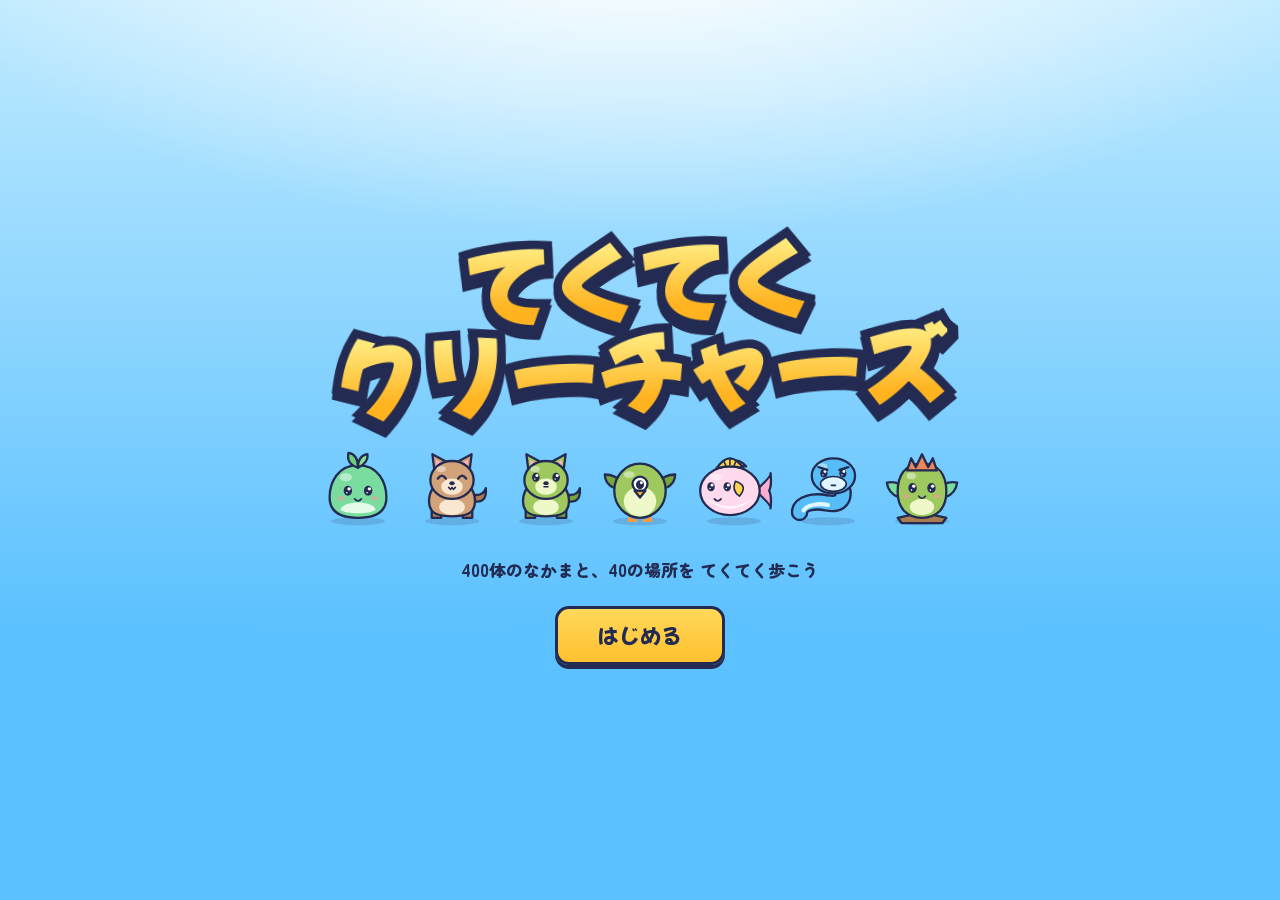
<file: index.html>
<!doctype html>
<html lang="ja">
<head>
<meta charset="utf-8">
<meta name="viewport" content="width=device-width,initial-scale=1">
<title>てくてくクリーチャーズ</title>
<meta name="description" content="250体のクリーチャーと、20の場所をてくてく歩くオートパレードRPG">
<link rel="preconnect" href="https://fonts.googleapis.com">
<link rel="preconnect" href="https://fonts.gstatic.com" crossorigin>
<link rel="stylesheet" href="https://fonts.googleapis.com/css2?family=Mochiy+Pop+One&family=Zen+Maru+Gothic:wght@500;700;900&display=swap">
<link rel="stylesheet" href="css/style.css">
</head>
<body>
<div id="app"></div>
<div id="modal" class="modal" hidden></div>
<div id="toast" class="toast" role="status" aria-live="polite"></div>
<script src="js/data-rules.js"></script>
<script src="js/data-creatures.js"></script>
<script src="js/balance-tuned.js"></script>
<script src="js/engine.js"></script>
<script src="js/art.js"></script>
<script src="js/ui.js"></script>
</body>
</html>
</file>
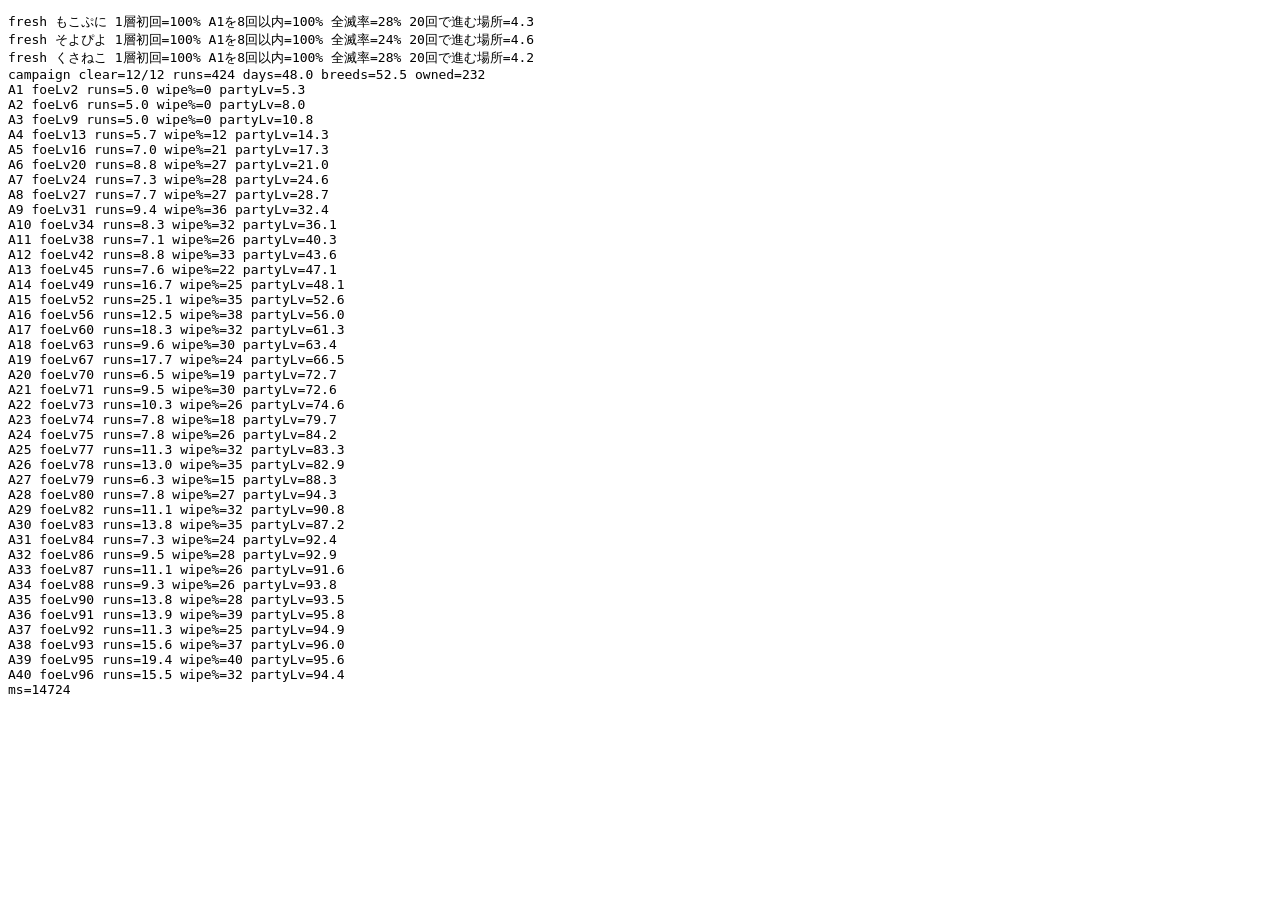
<file: tools/balance.html>
<!doctype html>
<meta charset="utf-8">
<title>balance</title>
<pre id="out"></pre>
<script src="../js/data-rules.js"></script>
<script src="../js/data-creatures.js"></script>
<script src="../js/balance-tuned.js"></script>
<script src="../js/engine.js"></script>
<script>
// 自己評価ループ: 同じ強さ帯で勝率を測り、外れたものの補正値を動かして再評価する
var LOW = 0.4, HIGH = 0.6, MAX_PASS = 24, MATCHES = 700, out = [];
function tierIds(t) { return TK.SPECIES.filter(function (s) { return s.tier === t; }).map(function (s) { return s.id; }); }
function pick4(ids, r) {
  var a = ids.slice(), o = [];
  for (var i = 0; i < 4; i++) o.push(a.splice(Math.floor(r() * a.length), 1)[0]);
  return o;
}
function league(ids, lv, seed, matches) {
  var r = TK.rng(seed), win = {}, n = {};
  ids.forEach(function (i) { win[i] = 0; n[i] = 0; });
  for (var m = 0; m < matches; m++) {
    var a = pick4(ids, r), b = pick4(ids, r);
    var res = TK.simulate(a.map(function (i) { return TK.makeFoe(i, lv, 1); }), b.map(function (i) { return TK.makeFoe(i, lv, 1); }),
      { seed: seed + m, tacticA: 'balance', tacticB: 'balance' });
    a.forEach(function (i) { n[i]++; if (res.winner === 0) win[i]++; });
    b.forEach(function (i) { n[i]++; if (res.winner === 1) win[i]++; });
  }
  var wr = {};
  ids.forEach(function (i) { wr[i] = n[i] ? win[i] / n[i] : 0.5; });
  return wr;
}
function tune() {
  for (var i = 0; i < TK.SPECIES.length; i++) TK.PW[i] = TK.PW[i] || 1;
  var log = [];
  for (var t = 1; t <= 10; t++) {
    var ids = tierIds(t), pass, outl = 0, spread = 0;
    for (pass = 1; pass <= MAX_PASS; pass++) {
      var wr = league(ids, [50, 30, 80][pass % 3], pass * 977 + t, ids.length * 30), vals = ids.map(function (i) { return wr[i]; });
      outl = vals.filter(function (v) { return v < LOW || v > HIGH; }).length;
      spread = Math.max.apply(null, vals) - Math.min.apply(null, vals);
      if (outl === 0) break;
      ids.forEach(function (i) {
        TK.PW[i] = Math.min(1.45, Math.max(0.7, TK.PW[i] * (1 + 0.28 * (0.5 - wr[i]))));
      });
    }
    log.push('tier' + t + ': pass=' + pass + ' outliers=' + outl + ' spread=' + spread.toFixed(3));
  }
  return log;
}
function verify() {
  var lines = [];
  [1, 2, 3, 4, 5, 6, 7, 8, 9, 10].forEach(function (t) {
    var ids = tierIds(t);
    [30, 50, 80].forEach(function (lv) {
      var wr = league(ids, lv, 555 + lv * t, ids.length * 60), v = ids.map(function (i) { return wr[i]; }).sort();
      var worst = ids.slice().sort(function (a, b) { return wr[a] - wr[b]; });
      lines.push('verify tier' + t + ' lv' + lv + ' min=' + v[0].toFixed(2) + '(' + TK.SPECIES[worst[0]].name + ') max=' + v[v.length - 1].toFixed(2) + '(' + TK.SPECIES[worst[worst.length - 1]].name + ')');
    });
  });
  return lines;
}
// 各個体に 同じ帯で上位の能力と下位の能力、耐性の強み弱みがあるか
function identity() {
  var bad = [], sig = {}, dupe = 0;
  TK.SPECIES.forEach(function (s) {
    var ids = tierIds(s.tier), hasHi = false, hasLo = false;
    TK.STATS.forEach(function (st) {
      var vals = ids.map(function (i) { return TK.SPECIES[i].shape[st]; }).sort(function (a, b) { return a - b; });
      if (s.shape[st] >= vals[Math.floor(vals.length * 0.7)]) hasHi = true;
      if (s.shape[st] <= vals[Math.floor(vals.length * 0.3)]) hasLo = true;
    });
    if (!hasHi || !hasLo) bad.push(s.name);
    var key = s.tier + s.skillEls.join('') + s.role + s.trait;
    if (sig[key]) { dupe++; bad.push('[同型]' + s.name); }
    sig[key] = 1;
  });
  return ['identity: 強み弱みなし=' + bad.length + ' ' + bad.join(','), 'identity: 同じ帯で わざ属性+役割+とくせい が同じ組=' + dupe];
}
// 高レベルの3体に、育成中の子を1体まぜて歩く
function bestParty(s) {
  // 上限に余裕があるものを優先する
  var score = function (m) { return m.lv + (m.lv >= 40 && m.lv < TK.levelCap(m) ? 25 : 0); };
  var byLv = s.ranch.slice().sort(function (a, b) { return score(b) - score(a); }), seen = {}, team = [];
  byLv.forEach(function (m) { if (team.length < 4 && !seen[m.sp]) { seen[m.sp] = 1; team.push(m.uid); } });
  var kid = trainee(s);
  if (kid && team.indexOf(kid.uid) < 0) { if (team.length >= 4) team.pop(); team.push(kid.uid); }
  s.party = team;
}
function trainee(s) {
  return s.ranch.filter(function (m) { return m.breed > 0 && m.lv < 45; }).sort(function (a, b) { return b.lv - a.lv; })[0];
}
function gearUp(s) {
  var free = TK.bagList(s).sort(function (a, b) { return TK.QUALITY[b.it.q].mult * (b.it.lv + 3) - TK.QUALITY[a.it.q].mult * (a.it.lv + 3); });
  TK.partyInsts(s).forEach(function (m) {
    Object.keys(m.eq).forEach(function (slot) {
      var cur = m.eq[slot] != null ? s.items[m.eq[slot]] : null;
      var cand = free.filter(function (x) { return !x.by && x.it.slot === slot; })[0];
      if (cand && (!cur || cand.it.lv * TK.QUALITY[cand.it.q].mult > cur.lv * TK.QUALITY[cur.q].mult)) { m.eq[slot] = cand.it.id; cand.by = m.uid; }
    });
  });
}
// 敵がレベル上限に近づいたら配合する。子が育つまで次はしない
function autoBreed(s, r, area) {
  if (TK.AREAS[area].lv < 40 || trainee(s)) return 0;
  // 育てる枠が4体そろっていれば 新しい子は作らない
  if (s.ranch.filter(function (m) { return m.breed > 0 && m.lv < TK.levelCap(m); }).length >= 4) return 0;
  var cands = s.ranch.filter(function (m) { return m.lv >= TK.levelCap(m); }).sort(function (a, b) { return b.breed - a.breed || b.lv - a.lv; });
  if (cands.length < 2) return 0;
  var base = cands[0];
  var other = cands.filter(function (c) { return c.sp !== base.sp && s.party.indexOf(c.uid) < 0; })[0] || cands.filter(function (c) { return c.sp !== base.sp; })[0];
  if (!other) return 0;
  // 受けつげる中で いちばん威力の高い攻撃を選ぶ
  var heir = TK.inheritable(base, other).filter(function (id) { return TK.SKILLS[id].pow && TK.SKILLS[id].kind !== 'heal'; }).sort(function (x, y) { return TK.SKILLS[y].pow - TK.SKILLS[x].pow; })[0];
  return TK.breed(s, base.uid, other.uid, r, heir) ? 1 : 0;
}
function playthrough(seed) {
  var t0 = 1.7e12, H = 3600e3, now = t0, r = TK.rng(seed), s = TK.newState(Math.floor(r() * 3), now, seed), area = 0, wipeStreak = 0, breeds = 0;
  var stats = TK.AREAS.map(function () { return { runs: 0, wipes: 0, lv: 0, front: 0, frontWipes: 0 }; }), runs = 0;
  while (area < TK.AREAS.length && runs < 2500) {
    TK.tickStamina(s.stamina, now);
    if (s.stamina.n < 1) { now += 4 * H; continue; }
    bestParty(s); gearUp(s);
    breeds += autoBreed(s, r, area);
    bestParty(s);
    var buy = Math.min(8 - s.cookies, Math.floor(s.coins / TK.PRICE.cookie));
    if (buy > 0) { s.coins -= buy * TK.PRICE.cookie; s.cookies += buy; }
    // 適正レベル未満なら 前の場所で育ててから挑む
    var top = TK.partyInsts(s).slice().sort(function (a, b) { return b.lv - a.lv; }).slice(0, 3);
    var avgLv = top.reduce(function (a, m) { return a + m.lv; }, 0) / Math.max(1, top.length);
    var floor = TK.floorsDone(s, area), ready = avgLv >= TK.floorLv(area, floor) - 2 && wipeStreak < 2;
    var target = area, tf = floor;
    if (!ready) {
      if (floor > 0) tf = floor - 1;
      else if (area > 0) { target = area - 1; tf = TK.FLOORS - 2; }
    }
    var frontier = target === area && tf === floor;
    var run = TK.startRun(s, target, now, tf);
    if (!run) { now += 4 * H; continue; }
    runs++;
    stats[target].runs++;
    if (frontier) stats[area].front++;
    while (!run.over && run.step < run.total) TK.nextStep(s, run, now);
    if (run.wiped) { stats[target].wipes++; if (frontier) { wipeStreak++; stats[area].frontWipes++; } }
    else if (!frontier) wipeStreak = Math.max(0, wipeStreak - 1);
    if (run.floorCleared && frontier) wipeStreak = 0;
    if (run.cleared && target === area && floor === TK.FLOORS - 1) {
      stats[area].lv = TK.partyInsts(s).reduce(function (a, m) { return a + m.lv; }, 0) / s.party.length;
      area++; wipeStreak = 0;
    }
    now += (runs % 3 === 0 ? 4 * H : 0);
  }
  return { area: area, runs: runs, days: (now - t0) / (24 * H), breeds: breeds, stats: stats, owned: Object.keys(s.owned).length };
}
// ボットの進行を見て、詰まる場所は敵を弱く、素通りする場所は敵を強くする
function smooth() {
  TK.AREA_ADJ = TK.AREA_ADJ || [];
  for (var a = 0; a < TK.AREAS.length; a++) TK.AREA_ADJ[a] = TK.AREA_ADJ[a] || 1;
  for (var pass = 0; pass < 14; pass++) {
    var res = [];
    for (var i = 0; i < 8; i++) res.push(playthrough(3000 + pass * 50 + i));
    TK.AREAS.forEach(function (x, k) {
      if (k < 4) return;
      var runs = res.reduce(function (t, r) { return t + r.stats[k].front; }, 0), wipes = res.reduce(function (t, r) { return t + r.stats[k].frontWipes; }, 0);
      var rate = wipes / Math.max(1, runs);
      if (rate > 0.33) TK.AREA_ADJ[k] = Math.max(0.6, TK.AREA_ADJ[k] * 0.97);
      else if (rate < 0.15) TK.AREA_ADJ[k] = Math.min(1.25, TK.AREA_ADJ[k] * 1.02);
    });
  }
}
// 買い物も編成変更もしない 新規プレイヤー。最初の20回で何か所進めるかを測る
function fresh() {
  var lines = [], N = 300;
  [0, 1, 2].forEach(function (st) {
    var first = 0, in3 = 0, wipes = 0, runsAll = 0, areas = 0;
    for (var i = 0; i < N; i++) {
      var s = TK.newState(st, 1.7e12, 7000 + i * 13 + st), area = 0, tries = 0;
      while (s.stamina.n > 0 && area < TK.AREAS.length) {
        var fl = TK.floorsDone(s, area), run = TK.startRun(s, area, 1.7e12 + runsAll * 1000, fl);
        runsAll++;
        while (!run.over && run.step < run.total) TK.nextStep(s, run, 1.7e12);
        if (run.wiped) wipes++;
        if (area === 0) {
          tries++;
          if (tries === 1 && run.floorCleared) first++;
          if (run.cleared && tries <= 8) in3++;
        }
        if (run.cleared) area++;
      }
      areas += area;
    }
    lines.push('fresh ' + TK.SPECIES[st].name + ' 1層初回=' + (100 * first / N).toFixed(0) + '% A1を8回以内=' + (100 * in3 / N).toFixed(0) + '% 全滅率=' + (100 * wipes / runsAll).toFixed(0) + '% 20回で進む場所=' + (areas / N).toFixed(1));
  });
  return lines;
}
function campaign() {
  var N = 12, res = [], lines = [];
  for (var i = 0; i < N; i++) res.push(playthrough(1000 + i));
  var avg = function (f) { return res.reduce(function (a, x) { return a + f(x); }, 0) / N; };
  lines.push('campaign clear=' + res.filter(function (x) { return x.area === TK.AREAS.length; }).length + '/' + N + ' runs=' + avg(function (x) { return x.runs; }).toFixed(0) +
    ' days=' + avg(function (x) { return x.days; }).toFixed(1) + ' breeds=' + avg(function (x) { return x.breeds; }).toFixed(1) + ' owned=' + avg(function (x) { return x.owned; }).toFixed(0));
  TK.AREAS.forEach(function (a, i) {
    lines.push(('A' + (i + 1)) + ' foeLv' + a.lv + ' runs=' + avg(function (x) { return x.stats[i].runs; }).toFixed(1) + ' wipe%=' + (100 * avg(function (x) { return x.stats[i].wipes; }) / Math.max(0.01, avg(function (x) { return x.stats[i].runs; }))).toFixed(0) +
      ' partyLv=' + avg(function (x) { return x.stats[i].lv; }).toFixed(1));
  });
  return lines;
}
var q = location.search;
var t = Date.now();
if (q.indexOf('tune') >= 0) { out = out.concat(tune()).concat(verify()).concat(identity()); smooth(); }
out = out.concat(fresh()).concat(campaign());
out.push('ms=' + (Date.now() - t));
if (q.indexOf('tune') >= 0) {
  out.push('ADJ=' + JSON.stringify(TK.AREA_ADJ.map(function (v) { return Math.round(v * 1000) / 1000; })));
  out.push('PW=' + JSON.stringify(TK.PW.map(function (v) { return Math.round(v * 1000) / 1000; })));
}
document.getElementById('out').textContent = out.join('\n');
</script>
</file>
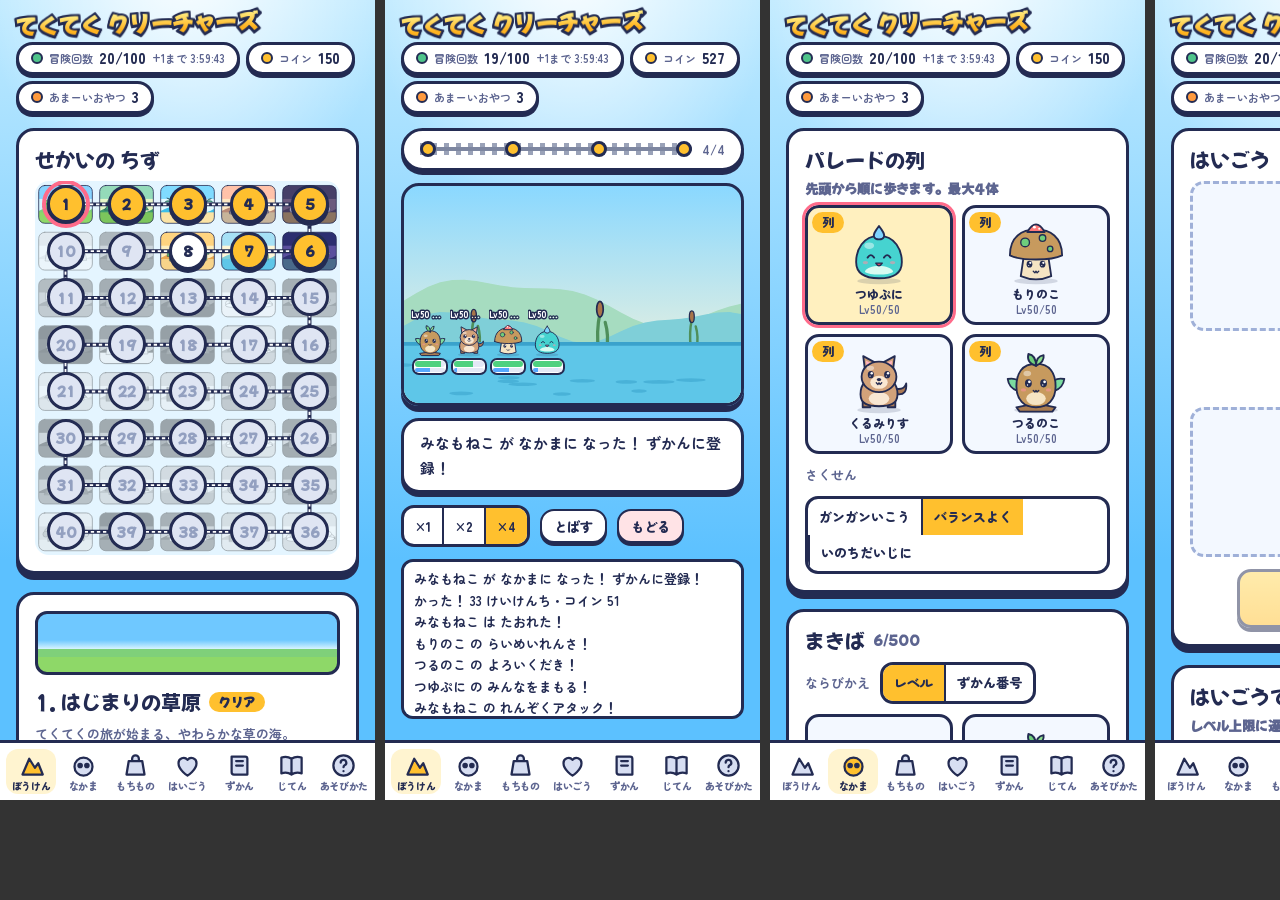
<file: tools/narrow.html>
<!doctype html>
<meta charset="utf-8">
<title>narrow</title>
<style>body{margin:0;display:flex;gap:10px;background:#333}iframe{border:0;flex:none}</style>
<pre id="out" hidden></pre>
<script>
// 375px幅で各画面を開き、横にはみ出す要素がないか測る
var shots = ['map', 'stage', 'mon', 'mix', 'dex', 'dict', 'bag', 'help', 'dexm'], lines = [], left = shots.length;
var only = (location.search.match(/only=(\w+)/) || [])[1];
(only ? [only] : shots).forEach(function (s) {
  var f = document.createElement('iframe');
  f.width = 375; f.height = 800; f.src = 'shot.html?shot=' + s;
  f.onload = function () {
    setTimeout(function () {
      var d = f.contentDocument, w = d.documentElement;
      var clipped = Array.from(d.querySelectorAll('.res small, .res b')).filter(function (e) { return e.scrollWidth > e.parentNode.clientWidth; }).length;
      var wide = Array.from(d.querySelectorAll('#app *')).filter(function (e) {
        var r = e.getBoundingClientRect();
        return r.width > 0 && r.right > 376 && !e.closest('.tblw') && !e.closest('.stage') && !e.closest('svg');
      }).slice(0, 3).map(function (e) { return e.tagName + '.' + e.className; });
      lines.push((w.scrollWidth <= 375 && !clipped ? 'PASS ' : 'FAIL ') + s + ' scrollWidth=' + w.scrollWidth + ' resistOverflow=' + clipped + ' ' + wide.join(' ') + ' ' + d.getElementById('errs').textContent);
      if (--left === 0 || only) document.getElementById('out').textContent = lines.join('\n');
    }, 1500);
  };
  document.body.appendChild(f);
});
</script>
</file>
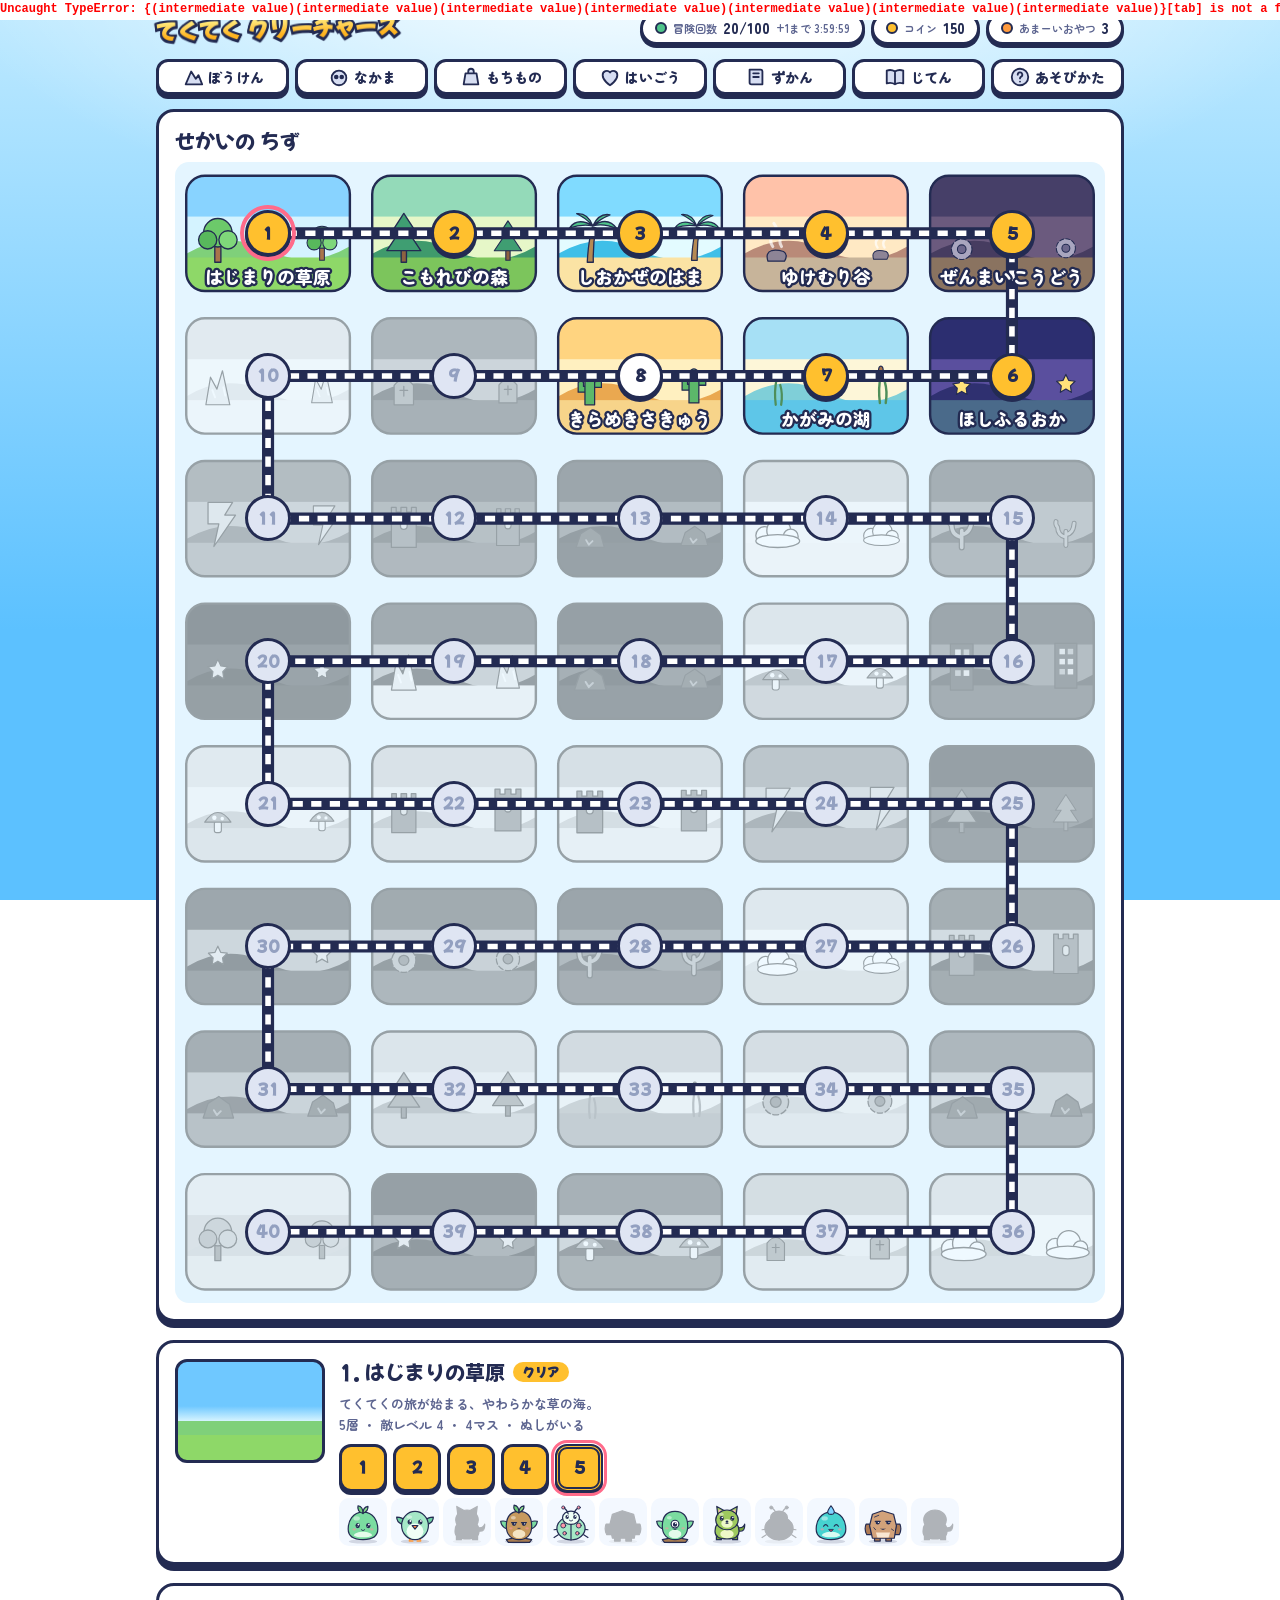
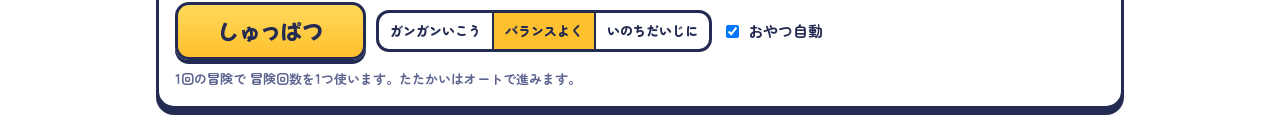
<file: tools/shot.html>
<!doctype html>
<html lang="ja">
<head>
<meta charset="utf-8">
<meta name="viewport" content="width=device-width,initial-scale=1">
<title>shot</title>
<link rel="stylesheet" href="https://fonts.googleapis.com/css2?family=Mochiy+Pop+One&family=Zen+Maru+Gothic:wght@500;700;900&display=swap">
<link rel="stylesheet" href="../css/style.css">
</head>
<body>
<div id="app"></div>
<div id="modal" class="modal" hidden></div>
<div id="toast" class="toast" role="status" aria-live="polite"></div><pre id="out" hidden></pre>
<pre id="errs" style="position:fixed;left:0;top:0;background:#fff;color:red;z-index:99;margin:0;font-size:12px"></pre>
<script>window.onerror = function (m, f, l) { document.getElementById('errs').textContent += m + ' @' + l + '\n'; };
window.onunhandledrejection = function (e) { document.getElementById('errs').textContent += 'rej ' + (e.reason && e.reason.stack) + '\n'; };</script>
<script src="../js/data-rules.js"></script>
<script src="../js/data-creatures.js"></script>
<script src="../js/balance-tuned.js"></script>
<script src="../js/engine.js"></script>
<script src="../js/art.js"></script>
<script src="../js/ui.js"></script>
<script src="smoke.js"></script>
<script>
// 確認用: 途中まで進めたセーブを作って各画面を開く
(function () {
  var shot = (location.search.match(/shot=(\w+)/) || [])[1];
  if (shot === 'title') return;
  var now = Date.now(), r = TK.rng(7), s = TK.newState(1, now, 7);
  for (var i = 0; i < 7; i++) { s.cleared[i] = true; s.floors[i] = TK.FLOORS; }
  [9, 14, 18, 22, 29, 36, 40, 44].forEach(function (id) { TK.addCreature(s, id, 50, r); });
  s.party = s.ranch.slice(2, 6).map(function (m) { return m.uid; });
  TK.SPECIES.forEach(function (x, i) { if (i % 3 !== 2) s.seen[i] = 1; if (i % 3 === 0 && !x.boss) s.owned[i] = 1; });
  s.ranch.forEach(function (m) { m.lv = Math.max(m.lv, 50); });
  for (i = 0; i < 6; i++) TK.makeItem(s, 30, r);
  TK.debug.state = s;
  TK.debug.shell();
  if (shot === 'map') return;
  if (shot === 'smoke') { smoke(s); return; }
  if (shot === 'stage') { s.speed = 4; TK.debug.startRun(6); return; }
  if (shot === 'dexm') { TK.debug.go('dex'); TK.debug.dexEntry(15); return; }
  TK.debug.go({ mon: 'mon', dex: 'dex', dict: 'dict', mix: 'mix', bag: 'bag', help: 'help' }[shot]);
})();
</script>
</body>
</html>
</file>
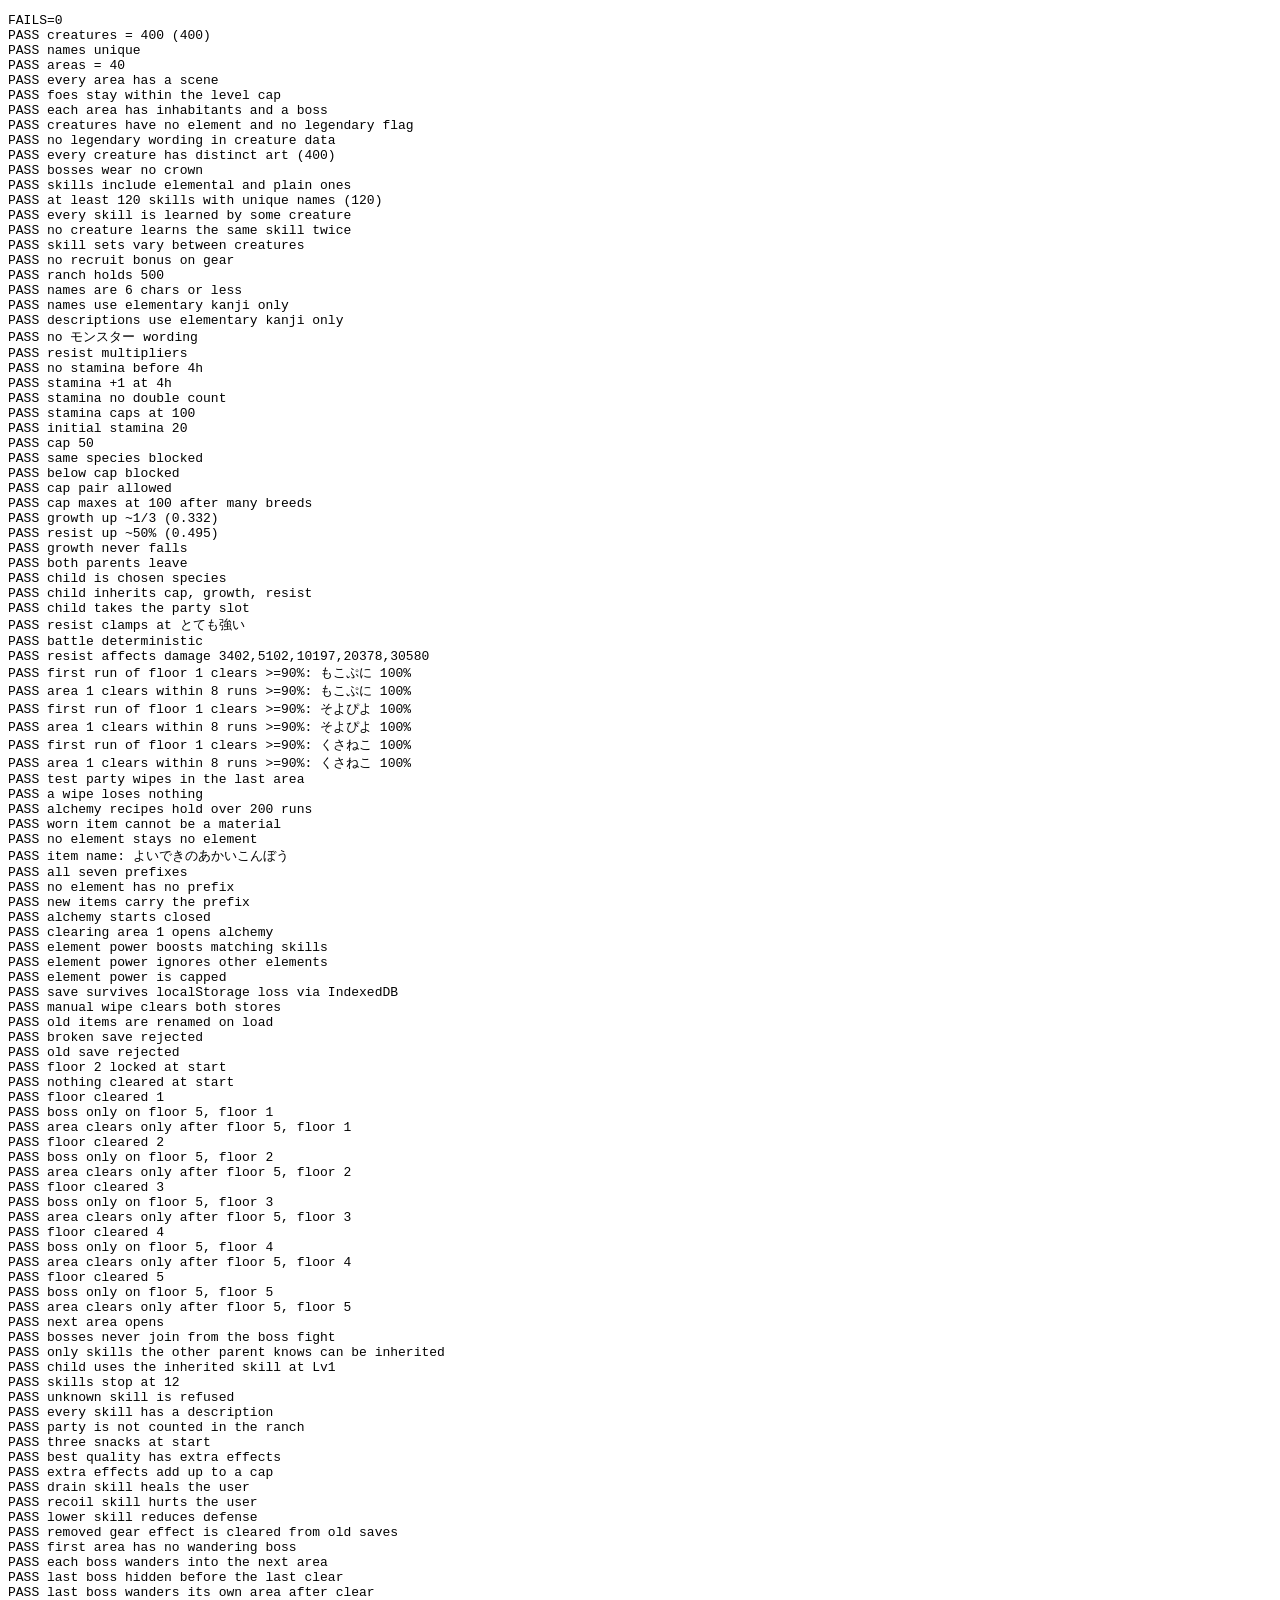
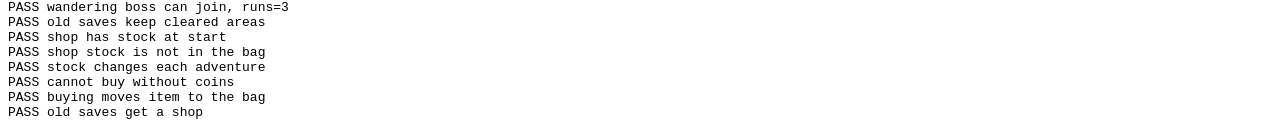
<file: tools/test.html>
<!doctype html>
<meta charset="utf-8">
<title>tests</title>
<pre id="out"></pre>
<script>window.onerror = function (m, f, l) { document.getElementById('out').textContent += 'FAIL script error ' + m + ' @' + l + '\n'; };</script>
<script src="../js/data-rules.js"></script>
<script src="../js/data-creatures.js"></script>
<script src="../js/balance-tuned.js"></script>
<script src="../js/engine.js"></script>
<script src="../js/art.js"></script>
<script>
var lines = [], fails = 0;
function ok(c, msg) { lines.push((c ? 'PASS ' : 'FAIL ') + msg); if (!c) fails++; document.getElementById('out').textContent = 'RUNNING\n' + lines.join('\n'); }
function near(a, b, tol) { return Math.abs(a - b) <= tol; }
function run() {
  ok(TK.SPECIES.length === 400, 'creatures = 400 (' + TK.SPECIES.length + ')');
  ok(new Set(TK.SPECIES.map(function (s) { return s.name; })).size === 400, 'names unique');
  ok(TK.AREAS.length === 40, 'areas = 40');
  ok(TK.AREAS.every(function (a) { return a.bg && TK.sceneLayers(a.bg).sky; }), 'every area has a scene');
  ok(TK.AREAS.every(function (a) { return TK.floorLv(a.id, 4) + 2 <= 100; }), 'foes stay within the level cap');
  ok(TK.AREAS.every(function (a) { return a.regulars.length >= 9 && TK.SPECIES[a.boss].boss; }), 'each area has inhabitants and a boss');
  ok(TK.SPECIES.every(function (s) { return s.el === undefined && s.legend === undefined; }), 'creatures have no element and no legendary flag');
  ok(!/でんせつ|伝説/.test(TK.CREATURE_ROWS + TK.EXTRA_ROWS), 'no legendary wording in creature data');
  var uniq = new Set(TK.SPECIES.map(function (s) { return TK.creatureSvg(s.id); })).size;
  ok(uniq === 400, 'every creature has distinct art (' + uniq + ')');
  ok(TK.SPECIES.filter(function (s) { return s.boss; }).every(function (s) { return TK.creatureSvg(s.id).indexOf('#ffd23f" stroke="#232b52" stroke-width="3.4" stroke-linejoin="round" stroke-linecap="round"/><circle') < 0; }), 'bosses wear no crown');
  var kinds = {};
  TK.SPECIES.forEach(function (s) { TK.kitOf(s.id).forEach(function (k) { var id = TK.skillId(s.id, k[1]); if (!TK.SKILLS[id]) ok(false, 'bad skill ' + id); kinds[TK.SKILLS[id].el ? 'el' : 'plain'] = 1; }); });
  ok(kinds.el && kinds.plain, 'skills include elemental and plain ones');
  var skillNames = Object.keys(TK.SKILLS).map(function (id) { return TK.SKILLS[id].name; }), reach = {};
  ok(skillNames.length >= 120 && new Set(skillNames).size === skillNames.length, 'at least 120 skills with unique names (' + skillNames.length + ')');
  TK.SPECIES.forEach(function (s) { TK.kitSkills(s.id).forEach(function (id) { reach[id] = 1; }); });
  var unreach = Object.keys(TK.SKILLS).filter(function (id) { return !reach[id]; });
  ok(!unreach.length, 'every skill is learned by some creature ' + unreach.join(','));
  ok(TK.SPECIES.every(function (s) { var k = TK.kitSkills(s.id); return new Set(k).size === k.length; }), 'no creature learns the same skill twice');
  ok(new Set(TK.SPECIES.map(function (s) { return TK.kitSkills(s.id).join(); })).size >= 200, 'skill sets vary between creatures');
  ok(!TK.ITEM_FX.join, 'no recruit bonus on gear');
  ok(TK.PRICE.ranchMax === 500, 'ranch holds 500');
  var HARD = /[闇違稲噂影鋭宴炎煙猿奥鎧核殻獲滑鎌冠祈輝騎亀蟻詰丘巨峡狐鼓駆掘鯨撃嫌肩賢鍵幻坑攻甲咲傘刺獅蛇珠瞬巡晶触寝尽吹跡掃霜苔鷹誰鍛弾遅挑蝶跳沈蔦帝吐途怒凍塔踏逃騰突猫悩漠爆肌盤疲尾匹姫漂浜浮譜舞噴壁崩泡胞蜂吠魔埋慢眠霧揺溶踊翼雷嵐粒竜龍療鱗鈴廊狼腕巫棘蟲隕]/;
  var longNames = TK.SPECIES.filter(function (s) { return s.name.length > 6; }).map(function (s) { return s.name; });
  ok(!longNames.length, 'names are 6 chars or less ' + longNames.join(','));
  var hardNames = TK.SPECIES.filter(function (s) { return HARD.test(s.name); }).map(function (s) { return s.name; });
  ok(!hardNames.length, 'names use elementary kanji only ' + hardNames.join(','));
  var hardText = TK.SPECIES.filter(function (s) { return HARD.test(s.desc); }).map(function (s) { return s.desc; }).concat(TK.AREAS.filter(function (a) { return HARD.test(a.name + a.desc); }).map(function (a) { return a.name; }));
  ok(!hardText.length, 'descriptions use elementary kanji only ' + hardText.slice(0, 5).join(','));
  ok(!/モンスター/.test(TK.CREATURE_ROWS + TK.AREA_ROWS), 'no モンスター wording');
  TK.SPECIES.forEach(function (s) {
    var bad = !TK.ROLES[s.role] || !TK.TRAITS[s.trait] || TK.ELEMENTS.indexOf(s.theme) < 0 || !s.desc || !s.body;
    if (bad) ok(false, 'bad row ' + s.name);
    var sum = s.res.reduce(function (a, b) { return a + b - 2; }, 0);
    if (sum !== 0 || !s.res.some(function (v) { return v < 2; }) || !s.res.some(function (v) { return v > 2; })) ok(false, 'resist ' + s.name);
  });
  var mults = TK.RES_STEPS.map(function (x) { return x.mult; });
  ok(mults[0] === 1 / 3 && mults[1] === .5 && mults[2] === 1 && mults[3] === 2 && mults[4] === 3, 'resist multipliers');

  var r = TK.rng(5), t0 = 1e12, H = 3600e3;
  var st = { n: 20, t: t0 };
  TK.tickStamina(st, t0 + 3.9 * H); ok(st.n === 20, 'no stamina before 4h');
  TK.tickStamina(st, t0 + 4 * H); ok(st.n === 21, 'stamina +1 at 4h');
  TK.tickStamina(st, t0 + 8 * H + 1); ok(st.n === 22, 'stamina no double count');
  TK.tickStamina(st, t0 + 4000 * H); ok(st.n === 100, 'stamina caps at 100');
  var s = TK.newState(0, t0, 42);
  ok(s.stamina.n === 20, 'initial stamina 20');

  var a = TK.newInst(0, 50, r, 1), b = TK.newInst(1, 50, r, 2), c = TK.newInst(0, 50, r, 3), low = TK.newInst(1, 49, r, 4);
  ok(TK.levelCap(a) === 50, 'cap 50');
  ok(!TK.canBreed(a, c).ok, 'same species blocked');
  ok(!TK.canBreed(a, low).ok, 'below cap blocked');
  ok(TK.canBreed(a, b).ok, 'cap pair allowed');
  var x = TK.newInst(2, 50, r, 5);
  for (var i = 0; i < 8; i++) { x.lv = TK.levelCap(x); TK.applyBreed(x, r); }
  ok(TK.levelCap(x) === 100, 'cap maxes at 100 after many breeds');
  var up = 0, flat = 0, resHit = 0, n = 30000, dropped = 0;
  for (i = 0; i < n; i++) {
    var y = TK.newInst(3, 50, r, 9);
    TK.STATS.forEach(function (k) { y.g[k] = 1; }); y.g.hp = 0; y.g.spd = 2;
    var res = TK.applyBreed(y, r);
    if (y.g.atk === 2) up++; else flat++;
    if (res.resist !== null) resHit++;
    if (y.g.spd !== 2) dropped++;
  }
  ok(near(up / n, 1 / 3, .015), 'growth up ~1/3 (' + (up / n).toFixed(3) + ')');
  ok(near(resHit / n, .5, .015), 'resist up ~50% (' + (resHit / n).toFixed(3) + ')');
  ok(dropped === 0, 'growth never falls');
  var bs = TK.newState(0, t0, 3), p1 = TK.addCreature(bs, 8, 50, r), p2 = TK.addCreature(bs, 9, 50, r);
  bs.party = [p1.uid, p2.uid]; p1.g.atk = 2; p1.resUp[3] = 1;
  var br = TK.breed(bs, p1.uid, p2.uid, r), kid = br.child;
  ok(!TK.findInst(bs, p1.uid) && !TK.findInst(bs, p2.uid), 'both parents leave');
  ok(TK.findInst(bs, kid.uid) && kid.sp === 8 && kid.lv === TK.CHILD_LV, 'child is chosen species');
  ok(TK.levelCap(kid) === 60 && kid.g.atk === 2 && kid.resUp[3] >= 1, 'child inherits cap, growth, resist');
  ok(bs.party.length === 1 && bs.party[0] === kid.uid, 'child takes the party slot');
  var z = TK.newInst(4, 50, r, 9); z.resUp[0] = 9;
  ok(TK.resistSteps(z)[0] === 0, 'resist clamps at とても強い');

  var A = [0, 1, 2, 3].map(function (i) { return TK.makeFoe(i, 30, 1); }), B = [12, 13, 14, 15].map(function (i) { return TK.makeFoe(i, 30, 1); });
  var r1 = TK.simulate(A, B, { seed: 99 }), r2 = TK.simulate(A, B, { seed: 99 });
  ok(JSON.stringify(r1) === JSON.stringify(r2), 'battle deterministic');

  // 耐性倍率が実際にダメージへ効くこと
  var dm = TK.RES_STEPS.map(function (_, step) {
    var atk = TK.makeFoe(0, 30, 1), tgt = TK.makeFoe(1, 30, 1);
    atk.skills = ['fire1']; tgt.hp = 99999; tgt.trait = 'lucky'; atk.trait = 'lucky'; tgt.res = [step, 2, 2, 2, 2, 2, 2];
    var total = 0;
    for (var q = 0; q < 300; q++) {
      TK.simulate([atk], [tgt], { seed: q, maxRounds: 1, tacticA: 'ganga' }).events.forEach(function (e) { if (e.e === 'hit' && e.u === 0 && !e.crit) total += e.d; });
    }
    return total;
  });
  ok(near(dm[2] / dm[0], 3, .25) && near(dm[2] / dm[1], 2, .2) && near(dm[3] / dm[2], 2, .2) && near(dm[4] / dm[2], 3, .25), 'resist affects damage ' + dm.join(','));

  [0, 1, 2].forEach(function (st) {
    var won = 0, whole = 0, N = 300;
    for (var q = 0; q < N; q++) {
      var fs = TK.newState(st, t0, 9000 + q * 7 + st), run1 = TK.startRun(fs, 0, t0);
      while (!run1.over && run1.step < run1.total) TK.nextStep(fs, run1, t0);
      if (run1.floorCleared) won++;
      for (var tries = 1; tries < 8 && !fs.cleared[0]; tries++) {
        var r2 = TK.startRun(fs, 0, t0, TK.floorsDone(fs, 0));
        while (!r2.over && r2.step < r2.total) TK.nextStep(fs, r2, t0);
      }
      if (fs.cleared[0]) whole++;
    }
    ok(won / N >= 0.9, 'first run of floor 1 clears >=90%: ' + TK.SPECIES[st].name + ' ' + (100 * won / N).toFixed(0) + '%');
    ok(whole / N >= 0.9, 'area 1 clears within 8 runs >=90%: ' + TK.SPECIES[st].name + ' ' + (100 * whole / N).toFixed(0) + '%');
  });

  var ws = TK.newState(0, t0, 55), wr = TK.startRun(ws, 19, t0), coinsBefore = ws.coins, ranchBefore = ws.ranch.length, itemsBefore = Object.keys(ws.items).length;
  while (!wr.over && wr.step < wr.total) TK.nextStep(ws, wr, t0);
  ok(wr.wiped, 'test party wipes in the last area');
  ok(ws.coins === coinsBefore + wr.coins && ws.ranch.length >= ranchBefore && Object.keys(ws.items).length >= itemsBefore, 'a wipe loses nothing');

  serverTests().then(done).catch(function (e) { ok(false, 'EXCEPTION ' + e.stack); done(); });
}
async function serverTests() {
  var t = 1.7e12, clock = function () { return t; };
  // れんきん
  var al = TK.newState(0, t, 77), rr = TK.rng(5);
  var put = function (slot, q, el, elv) {
    var base = TK.ITEM_BASE[slot][0], it = TK.makeItem(al, 20, rr, q);
    it.slot = slot; it.el = el; it.elv = elv; it.bonus = {}; it.bonus[base[1]] = 5;
    return it;
  };
  for (var n = 0; n < 200; n++) {
    var x1 = put('weapon', 2, 'fire', 7), x2 = put('weapon', 2, 'fire', 4), made = TK.alchemy(al, x1.id, x2.id, rr);
    if (made.el !== 'fire' || made.elv <= 7 || made.q !== 2 || made.slot !== 'weapon') ok(false, 'alchemy same all');
    if (al.items[x1.id] || al.items[x2.id]) ok(false, 'alchemy consumes materials');
    var y1 = put('armor', 1, 'water', 3), y2 = put('acc', 3, 'dark', 5), mix2 = TK.alchemy(al, y1.id, y2.id, rr);
    if ([1, 3].indexOf(mix2.q) < 0 || ['armor', 'acc'].indexOf(mix2.slot) < 0 || ['water', 'dark'].indexOf(mix2.el) < 0) ok(false, 'alchemy picks from materials');
    if (mix2.bonus[Object.keys(mix2.bonus)[0]] < 1 || !TK.ITEM_BASE[mix2.slot].some(function (b) { return mix2.bonus[b[1]] !== undefined; })) ok(false, 'alchemy stat fits slot');
  }
  ok(true, 'alchemy recipes hold over 200 runs');
  var w1 = put('weapon', 1, 'fire', 5), w2 = put('weapon', 1, 'fire', 5), wm = TK.newInst(0, 30, rr, 500);
  wm.eq.weapon = w1.id; al.ranch.push(wm);
  ok(TK.alchemy(al, w1.id, w2.id, rr) === null && al.items[w2.id], 'worn item cannot be a material');
  var plain1 = put('armor', 1, null, 0), plain2 = put('armor', 1, null, 0), pm = TK.alchemy(al, plain1.id, plain2.id, rr);
  ok(pm.el === null && pm.elv === 0, 'no element stays no element');
  var named = put('weapon', 2, 'fire', 3); named.base = 'こんぼう';
  ok(TK.itemName(named) === 'よいできのあかいこんぼう', 'item name: ' + TK.itemName(named));
  var prefixOk = { fire: 'あかい', water: 'あおい', wind: 'みどりの', earth: 'ちゃいろい', thunder: 'きいろい', light: 'きんの', dark: 'くろい' };
  ok(TK.ELEMENTS.every(function (e) { named.el = e; return TK.itemName(named) === 'よいできの' + prefixOk[e] + 'こんぼう'; }), 'all seven prefixes');
  named.el = null;
  ok(TK.itemName(named) === 'よいできのこんぼう', 'no element has no prefix');
  var ns = TK.newState(0, t, 8), r8 = TK.rng(8), madeEl = null;
  for (var m8 = 0; m8 < 40 && !madeEl; m8++) { var c8 = TK.makeItem(ns, 20, r8); if (c8.el) madeEl = c8; }
  ok(madeEl.name.indexOf(TK.EL_PREFIX[madeEl.el]) >= 0, 'new items carry the prefix');
  var open0 = TK.newState(0, t, 3);
  ok(!TK.alchemyOpen(open0), 'alchemy starts closed');
  open0.cleared[0] = true;
  ok(TK.alchemyOpen(open0), 'clearing area 1 opens alchemy');

  // 属性値がダメージに効く
  var hit = function (elp) {
    var atk = TK.makeFoe(0, 30, 1), tgt = TK.makeFoe(1, 30, 1), total = 0;
    atk.skills = ['fire1']; atk.trait = tgt.trait = 'lucky'; tgt.hp = 99999; tgt.res = [2, 2, 2, 2, 2, 2, 2]; atk.elp = elp;
    for (var q2 = 0; q2 < 200; q2++) TK.simulate([atk], [tgt], { seed: q2, maxRounds: 1, tacticA: 'ganga' }).events.forEach(function (e) { if (e.e === 'hit' && e.u === 0 && !e.crit) total += e.d; });
    return total;
  };
  ok(near(hit({ fire: 50 }) / hit({}), 1.5, .08), 'element power boosts matching skills');
  ok(near(hit({ water: 50 }) / hit({}), 1, .01), 'element power ignores other elements');
  var wm2 = TK.newInst(0, 30, rr, 501), i1 = put('weapon', 1, 'fire', 50), i2 = put('armor', 1, 'fire', 50);
  wm2.eq.weapon = i1.id; wm2.eq.armor = i2.id;
  ok(TK.elPower(wm2, al.items).fire === TK.EL_POWER_MAX, 'element power is capped');

  // 二重保存とクラウド
  var sv = TK.newState(0, t, 5);
  localStorage.removeItem(TK.SAVE_KEY);
  TK.save(sv);
  await new Promise(function (res) { setTimeout(res, 120); });
  localStorage.removeItem(TK.SAVE_KEY);
  var back = await TK.loadBest();
  ok(back && back.seed === 5, 'save survives localStorage loss via IndexedDB');
  TK.save(sv);
  await new Promise(function (res) { setTimeout(res, 120); });
  await TK.wipe();
  ok((await TK.loadBest()) === null, 'manual wipe clears both stores');
  var old = TK.newState(0, t, 6), oldIt = TK.makeItem(old, 20, TK.rng(1)); oldIt.el = 'dark'; oldIt.elv = 3; oldIt.name = oldIt.base;
  localStorage.setItem(TK.SAVE_KEY, JSON.stringify(old));
  ok(TK.load().items[oldIt.id].name.indexOf('くろい') >= 0, 'old items are renamed on load');
  localStorage.removeItem(TK.SAVE_KEY);
  ok(!TK.validSave({ v: 2, ranch: [{ sp: 9999 }], party: [], items: {}, stamina: {} }), 'broken save rejected');
  ok(!TK.validSave({ v: 1 }), 'old save rejected');

  // 層とぬし
  var fl = TK.newState(0, t, 11), flR = TK.rng(3);
  ok(TK.startRun(fl, 0, t, 1) === null, 'floor 2 locked at start');
  ok(TK.floorsDone(fl, 0) === 0 && !fl.cleared[0], 'nothing cleared at start');
  var strong = TK.addCreature(fl, 10, 50, flR), strong2 = TK.addCreature(fl, 12, 50, flR);
  fl.party = [strong.uid, strong2.uid];
  fl.stamina.n = 100;
  for (var ff = 0; ff < TK.FLOORS; ff++) {
    var fr = TK.startRun(fl, 0, t, ff);
    if (!fr) { ok(false, 'floor ' + ff + ' should be open'); break; }
    var bossSeen = false, stepR;
    while (!fr.over && fr.step < fr.total) { stepR = TK.nextStep(fl, fr, t); if (stepR.type === 'boss') bossSeen = true; }
    ok(fr.floorCleared, 'floor cleared ' + (ff + 1));
    ok(bossSeen === (ff === TK.FLOORS - 1), 'boss only on floor 5, floor ' + (ff + 1));
    ok(!!fl.cleared[0] === (ff === TK.FLOORS - 1), 'area clears only after floor 5, floor ' + (ff + 1));
  }
  ok(TK.areaOpen(fl, 1), 'next area opens');
  var bossId = TK.AREAS[0].boss, never = true, bs = TK.newState(0, t, 12);
  var bossMan = TK.addCreature(bs, 10, 60, flR); bs.party = [bossMan.uid]; bs.floors[0] = 4; bs.stamina.n = 100;
  for (var bi = 0; bi < 80; bi++) {
    var br2 = TK.startRun(bs, 0, t + bi, 4);
    while (!br2.over && br2.step < br2.total) TK.nextStep(bs, br2, t);
    bs.stamina.n = 100;
  }
  ok(!bs.owned[bossId] && !bs.ranch.some(function (m) { return TK.SPECIES[m.sp].boss; }), 'bosses never join from the boss fight');
  // 配合で受けつぐ とくぎ
  var hs = TK.newState(0, t, 21), ha = TK.addCreature(hs, 0, 50, flR), hb = TK.addCreature(hs, TK.SPECIES.filter(function (x) { return x.role === 'mage'; })[0].id, 50, flR);
  var hList = TK.inheritable(ha, hb), hPick = hList[0], hOwn = TK.kitSkills(ha.sp);
  ok(hList.length > 0 && hList.every(function (id) { return hOwn.indexOf(id) < 0 && TK.knownSkills(hb.sp, hb.lv).indexOf(id) >= 0; }), 'only skills the other parent knows can be inherited');
  var hr = TK.breed(hs, ha.uid, hb.uid, flR, hPick);
  ok(hr.learned === hPick && hr.child.learned[0] === hPick && TK.toFighter(hr.child).skills.indexOf(hPick) >= 0, 'child uses the inherited skill at Lv1');
  var hc = { sp: 0, lv: 1, learned: TK.SKILLS ? Object.keys(TK.SKILLS).filter(function (id) { return hOwn.indexOf(id) < 0; }).slice(0, TK.SKILL_MAX - hOwn.length) : [] };
  ok(hOwn.length + hc.learned.length === TK.SKILL_MAX && TK.inheritable(hc, hb).length === 0, 'skills stop at 12');
  var hs2 = TK.newState(0, t, 22), hd = TK.addCreature(hs2, 0, 50, flR), he = TK.addCreature(hs2, 7, 50, flR);
  ok(TK.breed(hs2, hd.uid, he.uid, flR, 'zzz').learned === null, 'unknown skill is refused');
  ok(Object.keys(TK.SKILLS).every(function (id) { return TK.skillDesc(id).length > 4; }), 'every skill has a description');
  // まきばの数と 追加効果
  var rs = TK.newState(0, t, 23);
  ok(TK.ranchCount(rs) === 0 && rs.ranch.length === 2, 'party is not counted in the ranch');
  ok(rs.cookies === 3, 'three snacks at start');
  var fxs = TK.newState(0, t, 24), fxm = TK.partyInsts(fxs)[0], fxi = TK.makeItem(fxs, 10, flR, 4);
  ok(fxi.fx.length >= 2, 'best quality has extra effects'); fxi.fx = [{ k: 'coin', v: 50 }, { k: 'xp', v: 20 }]; fxm.eq[fxi.slot] = fxi.id;
  var fxj = TK.makeItem(fxs, 10, flR, 0); fxj.slot = fxi.slot === 'acc' ? 'armor' : 'acc'; fxj.fx = [{ k: 'coin', v: 50 }]; fxm.eq[fxj.slot] = fxj.id;
  ok(TK.partyFx(fxs).coin === TK.FX_MAX && TK.partyFx(fxs).xp === 20, 'extra effects add up to a cap');
  // 追加効果のある とくぎ
  var tf = function () { var f = TK.makeFoe(0, 50, 1); f.mp = 999; f.trait = 'none'; return f; };
  var drainA = tf(), drainB = tf(); drainA.skills = ['fireC']; drainA.curHp = 1; drainB.res = [2, 2, 2, 2, 2, 2, 2];
  var drainR = TK.simulate([drainA], [drainB], { seed: 5, tacticA: 'ganga', tacticB: 'ganga', maxRounds: 1 });
  ok(drainR.events.some(function (e) { return e.e === 'heal' && e.t === 0; }), 'drain skill heals the user');
  var recA = tf(), recB = tf(); recA.skills = ['fireB']; recB.skills = ['basic'];
  var recR = TK.simulate([recA], [recB], { seed: 6, tacticA: 'ganga', tacticB: 'ganga', maxRounds: 1 });
  ok(recR.events.some(function (e) { return e.e === 'hit' && e.u === 0 && e.t === 0; }), 'recoil skill hurts the user');
  var lowA = tf(), lowB = tf(); lowA.skills = ['fire8']; lowB.skills = ['basic'];
  ok(TK.simulate([lowA], [lowB], { seed: 7, tacticA: 'ganga', tacticB: 'ganga', maxRounds: 1 }).events.some(function (e) { return e.e === 'buff' && !e.up; }), 'lower skill reduces defense');
  var oldFx = TK.newState(0, t, 25), oldIt = TK.makeItem(oldFx, 10, flR, 0); oldIt.fx = [{ k: 'join', v: 30 }, { k: 'coin', v: 10 }];
  ok(TK.migrateSave(oldFx).items[oldIt.id].fx.length === 1, 'removed gear effect is cleared from old saves');
  // 歩いているぬし
  var lastA = TK.AREAS.length - 1;
  ok(TK.wanderers(bs, 0).length === 0, 'first area has no wandering boss');
  ok(TK.AREAS.every(function (a) { return a.id === 0 || TK.wanderers({ cleared: {} }, a.id)[0] === TK.AREAS[a.id - 1].boss; }), 'each boss wanders into the next area');
  ok(TK.wanderers({ cleared: {} }, lastA).indexOf(TK.AREAS[lastA].boss) < 0, 'last boss hidden before the last clear');
  var lastC = {}; lastC[lastA] = true;
  ok(TK.wanderers({ cleared: lastC }, lastA).indexOf(TK.AREAS[lastA].boss) >= 0, 'last boss wanders its own area after clear');
  var ws = TK.newState(0, t, 13), wm = TK.addCreature(ws, 10, 60, flR), wb = TK.AREAS[0].boss;
  ws.party = [wm.uid]; ws.cleared[0] = true; ws.floors[0] = TK.FLOORS; ws.floors[1] = 3;
  var wRuns = 0;
  for (; wRuns < 400 && !ws.owned[wb]; wRuns++) {
    ws.stamina.n = 100;
    var wr = TK.startRun(ws, 1, t + wRuns, 3);
    while (!wr.over && wr.step < wr.total) TK.nextStep(ws, wr, t);
    wr = null;
  }
  ok(!!ws.owned[wb] && ws.ranch.some(function (m) { return m.sp === wb; }), 'wandering boss can join, runs=' + wRuns);  var oldSave = { v: 2, ranch: bs.ranch, party: bs.party, items: {}, stamina: { n: 5, t: t }, cleared: { 0: true, 1: true }, seen: {}, owned: {} };
  localStorage.setItem(TK.SAVE_KEY, JSON.stringify(oldSave));
  var mig = TK.load();
  ok(mig.v === 3 && mig.floors[0] === TK.FLOORS && mig.floors[1] === TK.FLOORS && TK.areaOpen(mig, 2), 'old saves keep cleared areas');
  localStorage.removeItem(TK.SAVE_KEY);

  // おみせ
  var sh = TK.newState(0, t, 21);
  ok(sh.shop.length === TK.SHOP_SIZE, 'shop has stock at start');
  var firstStock = JSON.stringify(sh.shop.map(function (i) { return i.name; })), itemCount = Object.keys(sh.items).length;
  ok(itemCount === 0, 'shop stock is not in the bag');
  TK.startRun(sh, 0, t + 5);
  ok(sh.shop.length === TK.SHOP_SIZE && JSON.stringify(sh.shop.map(function (i) { return i.name; })) !== firstStock, 'stock changes each adventure');
  var ware = sh.shop[0], price = TK.buyPrice(ware);
  sh.coins = 0;
  ok(TK.buyItem(sh, ware.id) === null && sh.shop.length === TK.SHOP_SIZE, 'cannot buy without coins');
  sh.coins = price + 5;
  ok(TK.buyItem(sh, ware.id) && sh.items[ware.id] && sh.coins === 5 && sh.shop.length === TK.SHOP_SIZE - 1, 'buying moves item to the bag');
  var noShop = TK.newState(0, t, 22); delete noShop.shop;
  ok(TK.migrateSave(noShop).shop.length === TK.SHOP_SIZE, 'old saves get a shop');

}
function done() {
  document.getElementById('out').textContent = 'FAILS=' + fails + '\n' + lines.join('\n');
  document.title = 'done';
}
try { run(); } catch (e) { lines.push('EXCEPTION ' + e.stack); fails++; done(); }
</script>
</file>
<file: css/style.css>
:root{
  --ink:#232b52;--ink2:#5d6590;--line:#d7def2;--paper:#fff;--paper2:#f3f8ff;--sky1:#bfeaff;--sky2:#5cc1ff;
  --yellow:#ffc02e;--yellow2:#ffe27a;--orange:#ff9a3d;--pink:#ff6b8a;--green:#4fc48a;--blue:#2f9df0;--purple:#8a64d6;
  --hp:#4fd17f;--hp-low:#ff6b6b;--mp:#57a8ff;
  --disp:"Mochiy Pop One","Zen Maru Gothic","Hiragino Maru Gothic ProN","Meiryo",sans-serif;
  --body:"Zen Maru Gothic","Hiragino Maru Gothic ProN","Meiryo",sans-serif;
  --pad:16px;--r:18px;
}
[hidden]{display:none!important}
*{box-sizing:border-box}
html{-webkit-text-size-adjust:100%}
body{margin:0;min-height:100vh;color:var(--ink);font:700 15px/1.65 var(--body);
  background:radial-gradient(ellipse 80% 420px at 50% -60px,#fff,transparent 70%),linear-gradient(180deg,var(--sky1),var(--sky2) 70%) fixed}
button{font:inherit;color:inherit;cursor:pointer}
select,input{font:inherit;color:inherit}
h1,h2,h3,p{margin:0}
:focus-visible{outline:3px solid var(--pink);outline-offset:2px}

.app{max-width:1000px;margin:0 auto;padding:12px var(--pad) 96px;display:flex;flex-direction:column;gap:14px}
.hud{display:flex;flex-wrap:wrap;align-items:center;justify-content:space-between;gap:8px 14px}
.logo{font-family:var(--disp);line-height:1.05;display:inline-flex;flex-direction:column;letter-spacing:.02em;
  transform:rotate(-1.5deg)}
.logo span{position:relative;display:block;color:var(--ink);-webkit-text-stroke:.2em var(--ink);filter:drop-shadow(0 .07em 0 var(--ink))}
.logo span::after{content:attr(data-t);position:absolute;inset:0;-webkit-text-stroke:0;background:linear-gradient(180deg,#ffe87a 15%,#ffb31f 80%);-webkit-background-clip:text;background-clip:text;color:transparent}
.logo.sm{font-size:21px;flex-direction:row;gap:.3em}
.logo.lg{font-size:clamp(44px,13vw,86px);align-items:center;text-align:center}
.purse{display:flex;gap:6px;flex-wrap:wrap}
.chip{display:inline-flex;align-items:center;gap:6px;background:var(--paper);border:3px solid var(--ink);border-radius:99px;padding:1px 12px;font-weight:900;font-variant-numeric:tabular-nums;white-space:nowrap;box-shadow:0 3px 0 var(--ink)}
.chip small{color:var(--ink2);font-size:11px;font-weight:700}
.chip i{width:12px;height:12px;border-radius:50%;border:2px solid var(--ink);flex:none}

.nav{position:fixed;left:0;right:0;bottom:0;z-index:20;display:flex;justify-content:center;gap:2px;padding:6px 6px calc(6px + env(safe-area-inset-bottom));background:#fff;border-top:3px solid var(--ink)}
.nav button{flex:1;max-width:120px;min-width:0;background:none;border:none;border-radius:12px;padding:3px 0 2px;display:flex;flex-direction:column;align-items:center;font-size:11px;font-weight:900;color:var(--ink2);line-height:1.3;white-space:nowrap}
.nav svg{width:27px;height:27px;color:#d7def2}
.nav button[aria-selected="true"]{background:#fff4d0;color:var(--ink)}
.nav button[aria-selected="true"] svg{color:var(--yellow)}
.nav button:hover svg{color:var(--yellow2)}

.card{background:var(--paper);border:3px solid var(--ink);border-radius:var(--r);box-shadow:0 6px 0 var(--ink);padding:16px;min-width:0}
.card+.card{margin-top:0}
.h{font-family:var(--disp);font-weight:400;font-size:20px;line-height:1.3;margin-bottom:8px;display:flex;align-items:center;gap:8px;flex-wrap:wrap}
.sub{color:var(--ink2);font-size:13px;font-weight:700}
.view{display:flex;flex-direction:column;gap:18px}
.tag{display:inline-block;background:#59c0f7;color:#fff;border-radius:99px;padding:0 10px;font-size:12px;font-weight:900;line-height:1.7}
.tag.y{background:var(--yellow);color:var(--ink)} .tag.g{background:var(--green)} .tag.p{background:var(--pink)} .tag.v{background:var(--purple)}

.btn{background:var(--paper);border:3px solid var(--ink);border-radius:14px;padding:7px 18px;font-weight:900;box-shadow:0 4px 0 var(--ink);white-space:nowrap;transition:transform .08s,box-shadow .08s;min-height:44px}
.btn:hover{background:#fffbea}
.btn:active{transform:translateY(3px);box-shadow:0 1px 0 var(--ink)}
.btn.pri{background:linear-gradient(180deg,#ffd95a,var(--yellow));font-family:var(--disp);font-weight:400}
.btn.pri:hover{background:linear-gradient(180deg,#ffe58a,#ffc940)}
.btn.big{font-size:21px;padding:9px 40px}
.btn.sm{min-height:34px;padding:2px 12px;font-size:13px;border-width:2.5px;box-shadow:0 3px 0 var(--ink)}
.btn.danger{background:#ffe3e6}
.btn:disabled{opacity:.5;cursor:not-allowed;transform:none;box-shadow:0 4px 0 var(--ink)}
.row{display:flex;flex-wrap:wrap;gap:10px;align-items:center}
.seg{display:inline-flex;flex-wrap:wrap;border:3px solid var(--ink);border-radius:13px;overflow:hidden;background:#fff}
.seg button{border:none;background:none;padding:5px 11px;font-size:13px;font-weight:900;min-height:36px}
.seg button+button{border-left:2.5px solid var(--ink)}
.seg button[aria-pressed="true"]{background:var(--yellow)}

/* タイトル */
.title{min-height:100vh;display:flex;flex-direction:column;align-items:center;justify-content:center;gap:22px;padding:24px var(--pad);text-align:center;overflow:hidden}
.title .tagline{font-weight:900;font-size:17px}
.parade{width:100%;max-width:760px;display:flex;justify-content:center;gap:2px;height:96px}
.parade .c{width:92px;animation:bob .7s ease-in-out infinite alternate}
.parade .c:nth-child(2n){animation-delay:.25s}
.starter{display:grid;grid-template-columns:repeat(3,minmax(0,1fr));gap:12px;width:100%;max-width:640px}
.starter button{background:#fff;border:3px solid var(--ink);border-radius:var(--r);box-shadow:0 5px 0 var(--ink);padding:10px 6px;font-weight:900;display:flex;flex-direction:column;align-items:center;min-width:0}
.starter button:hover{background:#fffbea;transform:translateY(-3px)}
.starter svg{width:min(120px,100%);height:auto}
@keyframes bob{from{transform:translateY(0)}to{transform:translateY(-7px)}}

/* 世界地図 */
.map{position:relative;width:100%;aspect-ratio:1000/1227;border-radius:14px;overflow:hidden;background:#e4f5ff}
.mapname{font-size:19px;font-weight:900;fill:#fff;stroke:var(--ink);stroke-width:5px;paint-order:stroke fill;stroke-linejoin:round}
.maplock{filter:grayscale(1) opacity(.42)}
.map svg.rail{position:absolute;inset:0;width:100%;height:100%}
.stn{position:absolute;width:46px;height:46px;margin:-23px 0 0 -23px;border-radius:50%;border:3.5px solid var(--ink);background:#fff;font-family:var(--disp);font-size:15px;display:grid;place-items:center;padding:0;box-shadow:0 3px 0 var(--ink)}
.stn.clear{background:var(--yellow)}
.stn.lock{background:#dfe5f3;color:#93a0c0;cursor:not-allowed;box-shadow:none}
.stn.on{outline:4px solid var(--pink);outline-offset:1px}
.area{display:grid;grid-template-columns:150px minmax(0,1fr);gap:14px;align-items:start}
.thumb{height:104px;border-radius:12px;border:3px solid var(--ink)}
.habit{display:flex;flex-wrap:wrap;gap:4px;margin-top:6px}
.habit span{width:48px;height:48px;background:var(--paper2);border-radius:10px;display:block}
.habit span.un svg{filter:brightness(0) opacity(.28)}

.floors{display:flex;flex-wrap:wrap;gap:6px;margin-top:8px}
.floors button{width:48px;height:48px;border-radius:12px;border:3px solid var(--ink);background:#fff;font-family:var(--disp);box-shadow:0 3px 0 var(--ink);padding:0}
.floors button.done{background:var(--yellow)}
.floors button.boss{border-style:double;border-width:5px}
.floors button[aria-pressed="true"]{outline:3px solid var(--pink);outline-offset:1px}
.floors button:disabled{background:#dfe5f3;color:#93a0c0;box-shadow:none;cursor:not-allowed}

/* ステージ */
.stagewrap{display:flex;flex-direction:column;gap:12px}
.track{display:flex;align-items:center;background:#fff;border:3px solid var(--ink);border-radius:99px;padding:8px 16px;box-shadow:0 4px 0 var(--ink);gap:10px}
.track .nm{font-family:var(--disp);font-size:14px;white-space:nowrap}
.rails{position:relative;flex:1;height:18px;display:flex;justify-content:space-between;align-items:center;
  background:repeating-linear-gradient(90deg,#9aa2b8 0 5px,transparent 5px 12px) center/100% 12px no-repeat}
.rails::before{content:"";position:absolute;left:0;right:0;top:50%;height:4px;margin-top:-2px;background:#7d86a0}
.rails b{position:relative;width:16px;height:16px;border-radius:50%;background:#fff;border:3px solid var(--ink)}
.rails b.on{background:var(--yellow)}
.rails b.boss{background:var(--pink);width:20px;height:20px}
.stage{position:relative;width:100%;aspect-ratio:20/8.8;min-height:220px;border:3px solid var(--ink);border-radius:var(--r);box-shadow:0 6px 0 var(--ink);overflow:hidden;container-type:inline-size;isolation:isolate}
.lay{position:absolute;inset:0;background-repeat:repeat-x;background-size:auto 100%;animation:scroll var(--t,40s) linear infinite;animation-play-state:paused}
.stage.walk .lay{animation-play-state:running}
.l1{--t:70s}.l2{--t:34s}.l3{--t:14s}
@keyframes scroll{to{background-position-x:-1200px}}
.side{position:absolute;bottom:8%;display:flex;gap:.5cqw;z-index:2}
.side.l{left:2%;flex-direction:row-reverse}
.side.r{right:2%}
.unit{width:11.4cqw;min-width:52px;display:flex;flex-direction:column;align-items:center;position:relative;transition:opacity .35s,transform .25s}
.unit:nth-child(2n){margin-bottom:3cqw}
.sprite{width:100%;line-height:0}
.stage.walk .side.l .sprite{animation:bob .3s ease-in-out infinite alternate}
.stage.walk .side.l .unit:nth-child(2n) .sprite{animation-delay:.14s}
.side.r .sprite svg{transform:scaleX(-1)}
.side.l .sprite svg{transform:none}
.unit.lunge{transform:translateX(3.2cqw)} .side.r .unit.lunge{transform:translateX(-3.2cqw)}
.unit.hit .sprite{animation:shake .24s linear}
.unit.ko{opacity:0;transform:translateY(10px) scale(.9)}
.unit.enter{animation:enter .35s ease-out}
@keyframes enter{from{opacity:0;transform:translateX(50px)}}
@keyframes shake{25%{transform:translateX(-6px)}75%{transform:translateX(6px)}}
.bars{width:92%;background:#fff;border:2px solid var(--ink);border-radius:7px;padding:1px;margin-top:1px}
.bar{height:6px;border-radius:4px;background:#e4e8f5;overflow:hidden}
.bar+.bar{margin-top:1px;height:4px}
.bar>div{height:100%;background:var(--hp);transition:width .22s}
.bar.low>div{background:var(--hp-low)}
.bar.m>div{background:var(--mp)}
.uname{font-size:clamp(9px,1.5cqw,12px);font-weight:900;color:#fff;-webkit-text-stroke:3px var(--ink);paint-order:stroke fill;white-space:nowrap;line-height:1.3;max-width:100%;overflow:hidden;text-overflow:ellipsis}
.pop{position:absolute;top:18%;left:50%;transform:translateX(-50%);font-family:var(--disp);font-size:clamp(17px,3.2cqw,28px);color:#fff;-webkit-text-stroke:5px var(--ink);paint-order:stroke fill;animation:pop .7s ease-out forwards;z-index:5;pointer-events:none;white-space:nowrap}
.pop.heal{color:#7dffae}.pop.crit{color:var(--yellow);font-size:clamp(20px,4cqw,34px)}.pop.info{font-size:clamp(12px,2.1cqw,17px);color:var(--yellow2)}
@keyframes pop{from{opacity:0;transform:translate(-50%,10px) scale(.7)}25%{opacity:1;transform:translate(-50%,-6px) scale(1.1)}to{opacity:0;transform:translate(-50%,-34px)}}
.say{min-height:56px;background:#fff;border:3px solid var(--ink);border-radius:var(--r);box-shadow:0 4px 0 var(--ink);padding:10px 16px;display:flex;align-items:center}
.stageerr{color:#c0304a}

/* クリーチャー一覧 */
.grid{display:grid;grid-template-columns:repeat(auto-fill,minmax(112px,1fr));gap:9px}
.mon{background:var(--paper2);border:3px solid var(--ink);border-radius:14px;padding:6px 4px;display:flex;flex-direction:column;align-items:center;min-width:0;line-height:1.3;position:relative}
.mon:hover{background:#fffbea}
.mon[aria-pressed="true"]{background:#fff0bf;outline:3px solid var(--pink)}
.mon svg{width:74px;height:72px}
.mon .n{font-size:12px;font-weight:900;max-width:100%;white-space:nowrap;overflow:hidden;text-overflow:ellipsis}
.mon .l{font-size:11px;color:var(--ink2)}
.mon .mk{position:absolute;left:4px;top:4px}
.mon.un svg{filter:brightness(0) opacity(.24)}
.dot{display:inline-block;width:13px;height:13px;border-radius:50%;border:2px solid var(--ink);vertical-align:-1px}
.slots{display:grid;grid-template-columns:repeat(4,minmax(0,1fr));gap:9px}
.slot{min-height:118px;border:3px dashed #9fb0d8;border-radius:14px;display:grid;place-items:center;color:var(--ink2);font-size:12px;background:none;padding:0}
.lay2{display:grid;grid-template-columns:minmax(0,1fr) 340px;gap:16px;align-items:start}
.lay2>*{display:flex;flex-direction:column;gap:16px;min-width:0}
.sticky{position:sticky;top:10px}
.dhead{display:flex;gap:10px;align-items:center}
.dhead svg{width:96px;height:94px;flex:none}
.stats{display:grid;grid-template-columns:auto auto minmax(0,1fr) auto;gap:3px 8px;align-items:center;font-size:13px;font-variant-numeric:tabular-nums;margin:8px 0}
.sb{height:8px;background:#e4e8f5;border-radius:5px;overflow:hidden}
.sb>div{height:100%;background:var(--blue);border-radius:5px}
.g0{color:#6b7599}.g1{color:var(--ink)}.g2{color:#14935f}
.gl{font-size:11px;white-space:nowrap}
.resist{display:grid;grid-template-columns:repeat(7,minmax(0,1fr));gap:4px;margin:6px 0}
.res{border:2.5px solid var(--ink);border-radius:9px;text-align:center;padding:2px 0;font-size:12px;line-height:1.25;background:#fff}
.res b{display:block;font-size:14px}
.res small{font-size:9.5px;display:flex;align-items:center;justify-content:center;min-height:2.5em;line-height:1.25;letter-spacing:-.04em}
.r0{background:#bfe6ff}.r1{background:#e0f3ff}.r3{background:#ffe0d6}.r4{background:#ffb9b0}
.pills{display:flex;flex-wrap:wrap;gap:4px}
.pill{border:2px solid var(--ink);border-radius:99px;padding:0 9px;font-size:12px;background:#fff}
.pill.off{opacity:.42;border-style:dashed}
.sklist{display:grid;grid-template-columns:1fr;gap:6px}
.skrow{display:flex;gap:8px;align-items:flex-start;border:2px solid var(--ink);border-radius:10px;padding:4px 8px;background:#fff;font-size:13px;text-align:left}
.skrow.off{opacity:.45;border-style:dashed}
.sklv{flex:none;min-width:58px;font-weight:900;font-size:12px}
.sklv:empty{display:none}
.heirs{display:grid;gap:6px;max-height:320px;overflow:auto}
.skpick{background:none;border:3px solid transparent;border-radius:12px;padding:0;font-weight:900;min-height:36px}
.skpick[aria-pressed="true"]{border-color:var(--pink);background:#fff4d0}
.pager{margin-bottom:10px}
.pager .seg button{padding:5px 8px;font-size:12px}
.dimg{flex:none;background:none;border:none;padding:0}
.sb.xp{margin:8px 0 2px}
.runlog{max-height:160px;overflow:auto;background:#fff;border:3px solid var(--ink);border-radius:12px;padding:6px 10px;font-size:13px}
.runlog:empty{display:none}
.note{background:#fff8dc;border:2.5px solid var(--ink);border-radius:12px;padding:6px 10px;font-size:13px}
.note.warn{background:#ffe9e4}
.slotrow{display:grid;grid-template-columns:52px minmax(0,1fr);gap:6px;align-items:center;font-size:13px;margin-top:4px}
.slotrow select{width:100%;border:2.5px solid var(--ink);border-radius:9px;padding:4px;background:#fff;min-height:36px}
.itemrow{display:flex;align-items:center;gap:10px;justify-content:space-between;padding:6px 2px;border-bottom:2px dashed var(--line)}
.q0{color:#7b7f92}.q1{color:var(--ink)}.q2{color:#1a7fd4}.q3{color:#8b3fd6}.q4{color:#e0432e}

/* れんきん */
.albar{display:grid;grid-template-columns:minmax(0,1fr) auto minmax(0,1fr);gap:10px;align-items:center}
.albar .plus{font-size:24px}
.alslot{min-height:70px;background:var(--paper2);border:3px dashed #9fb0d8;border-radius:14px;display:flex;flex-direction:column;justify-content:center;align-items:center;text-align:center;padding:6px;font-size:13px;min-width:0}
.allist{margin:8px 0 0;padding-left:1.2em;font-size:13px;font-weight:500}
.code{font-family:monospace;letter-spacing:.06em;word-break:break-all}

/* はいごう */
.mixbar{display:grid;grid-template-columns:1fr auto 1fr;gap:12px;align-items:center}
.mixbox{min-height:150px;background:var(--paper2);border:3px dashed #9fb0d8;border-radius:14px;display:flex;flex-direction:column;align-items:center;justify-content:center;font-size:13px;padding:6px;text-align:center}
.mixbox svg{width:96px;height:92px}
.mixbox.base{background:#fff0bf;border:3px solid var(--ink)}
.plus{font-family:var(--disp);font-size:32px}

/* ともだち対戦 */
.field{border:3px solid var(--ink);border-radius:10px;padding:4px 8px;max-width:190px;min-height:40px}

.help{display:grid;grid-template-columns:repeat(auto-fit,minmax(280px,1fr));gap:14px}
.help ul{margin:0;padding-left:1.2em;font-weight:500}
.help h3{font-family:var(--disp);font-weight:400;font-size:16px;margin-bottom:4px}

.modal{position:fixed;inset:0;z-index:50;background:rgba(35,43,82,.6);display:flex;align-items:center;justify-content:center;padding:var(--pad)}
.mbox{background:#fff;border:4px solid var(--ink);border-radius:22px;box-shadow:0 7px 0 var(--ink);width:100%;max-width:500px;max-height:88vh;overflow:auto;padding:18px;display:flex;flex-direction:column;gap:10px;animation:rise .2s ease-out}
.mbox>h3{font-family:var(--disp);font-weight:400;font-size:21px;text-align:center}
.mbox .c{align-self:center;width:130px}
.mbtn{display:flex;justify-content:center;gap:10px;flex-wrap:wrap;margin-top:4px}
@keyframes rise{from{transform:translateY(16px);opacity:0}}
.toast{position:fixed;left:50%;bottom:88px;transform:translateX(-50%);z-index:60;background:var(--ink);color:#fff;border-radius:99px;padding:6px 18px;font-size:14px;opacity:0;transition:opacity .2s;pointer-events:none;max-width:90vw;text-align:center}
.toast.on{opacity:1}
.foot{font-size:12px;color:var(--ink);font-weight:700;display:flex;justify-content:space-between;gap:10px;flex-wrap:wrap;align-items:center}

@media (min-width:821px){
  .nav{position:static;background:none;border:none;padding:0;gap:6px}
  .nav button{background:#fff;border:3px solid var(--ink);box-shadow:0 4px 0 var(--ink);max-width:none;flex-direction:row;justify-content:center;gap:4px;font-size:14px;padding:4px 0;color:var(--ink)}
  .nav svg{width:22px;height:22px}
  .nav button[aria-selected="true"]{background:var(--yellow)}
  .nav button[aria-selected="true"] svg{color:#fff}
  .app{padding-bottom:30px}
  .toast{bottom:30px}
}
@media (max-width:820px){
  .lay2{grid-template-columns:minmax(0,1fr)}
  .sticky{position:static}
}
@media (max-width:560px){
  .area{grid-template-columns:minmax(0,1fr)}
  .thumb{height:64px}
  .stn{width:38px;height:38px;margin:-19px 0 0 -19px;font-size:13px}
  .slots{grid-template-columns:repeat(2,minmax(0,1fr))}
  .stage{aspect-ratio:20/13}
  .unit{min-width:0;width:11.4cqw}.side{gap:.2cqw}.mapname{display:none}
  .mixbar{grid-template-columns:1fr}.plus{text-align:center}
  .track .nm{display:none}
  .nav button{font-size:10px;letter-spacing:-.03em}
}
@media (prefers-reduced-motion:reduce){
  .lay,.parade .c,.stage.walk .sprite{animation:none!important}
}
</file>
